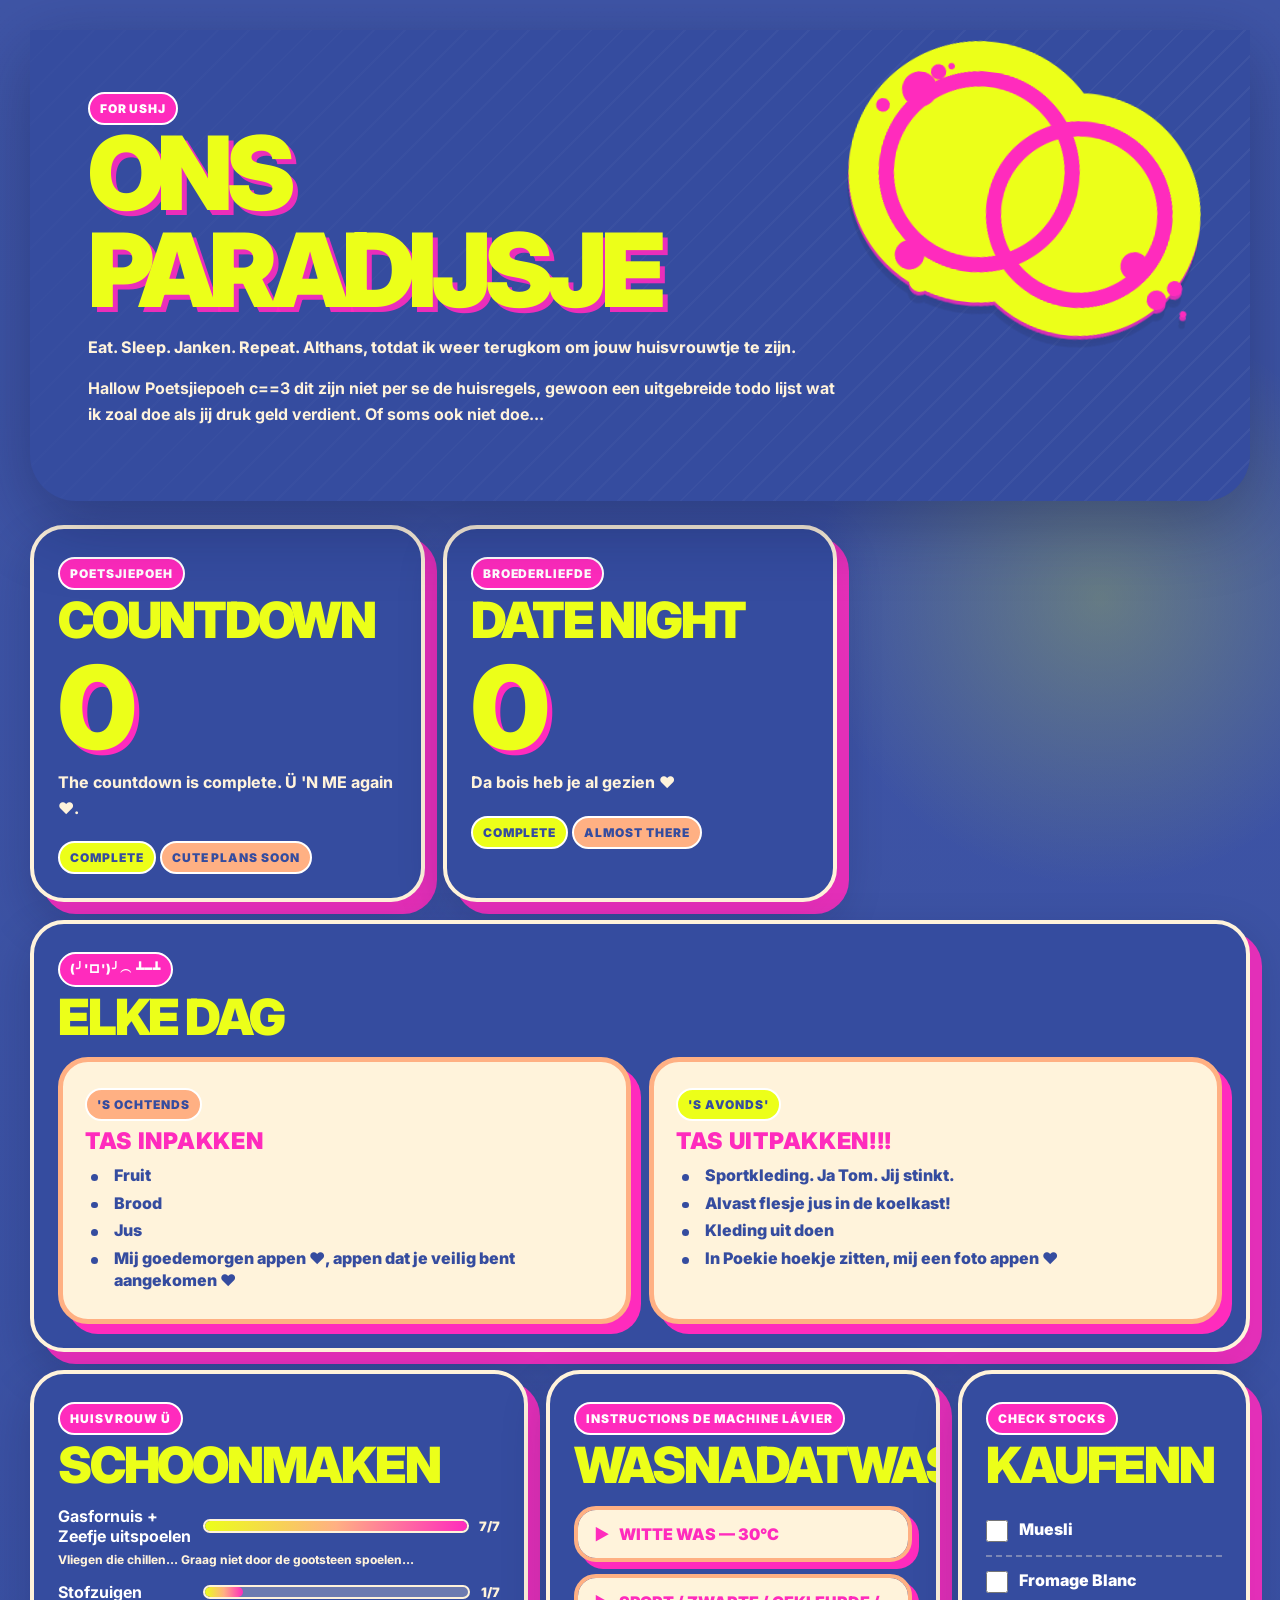
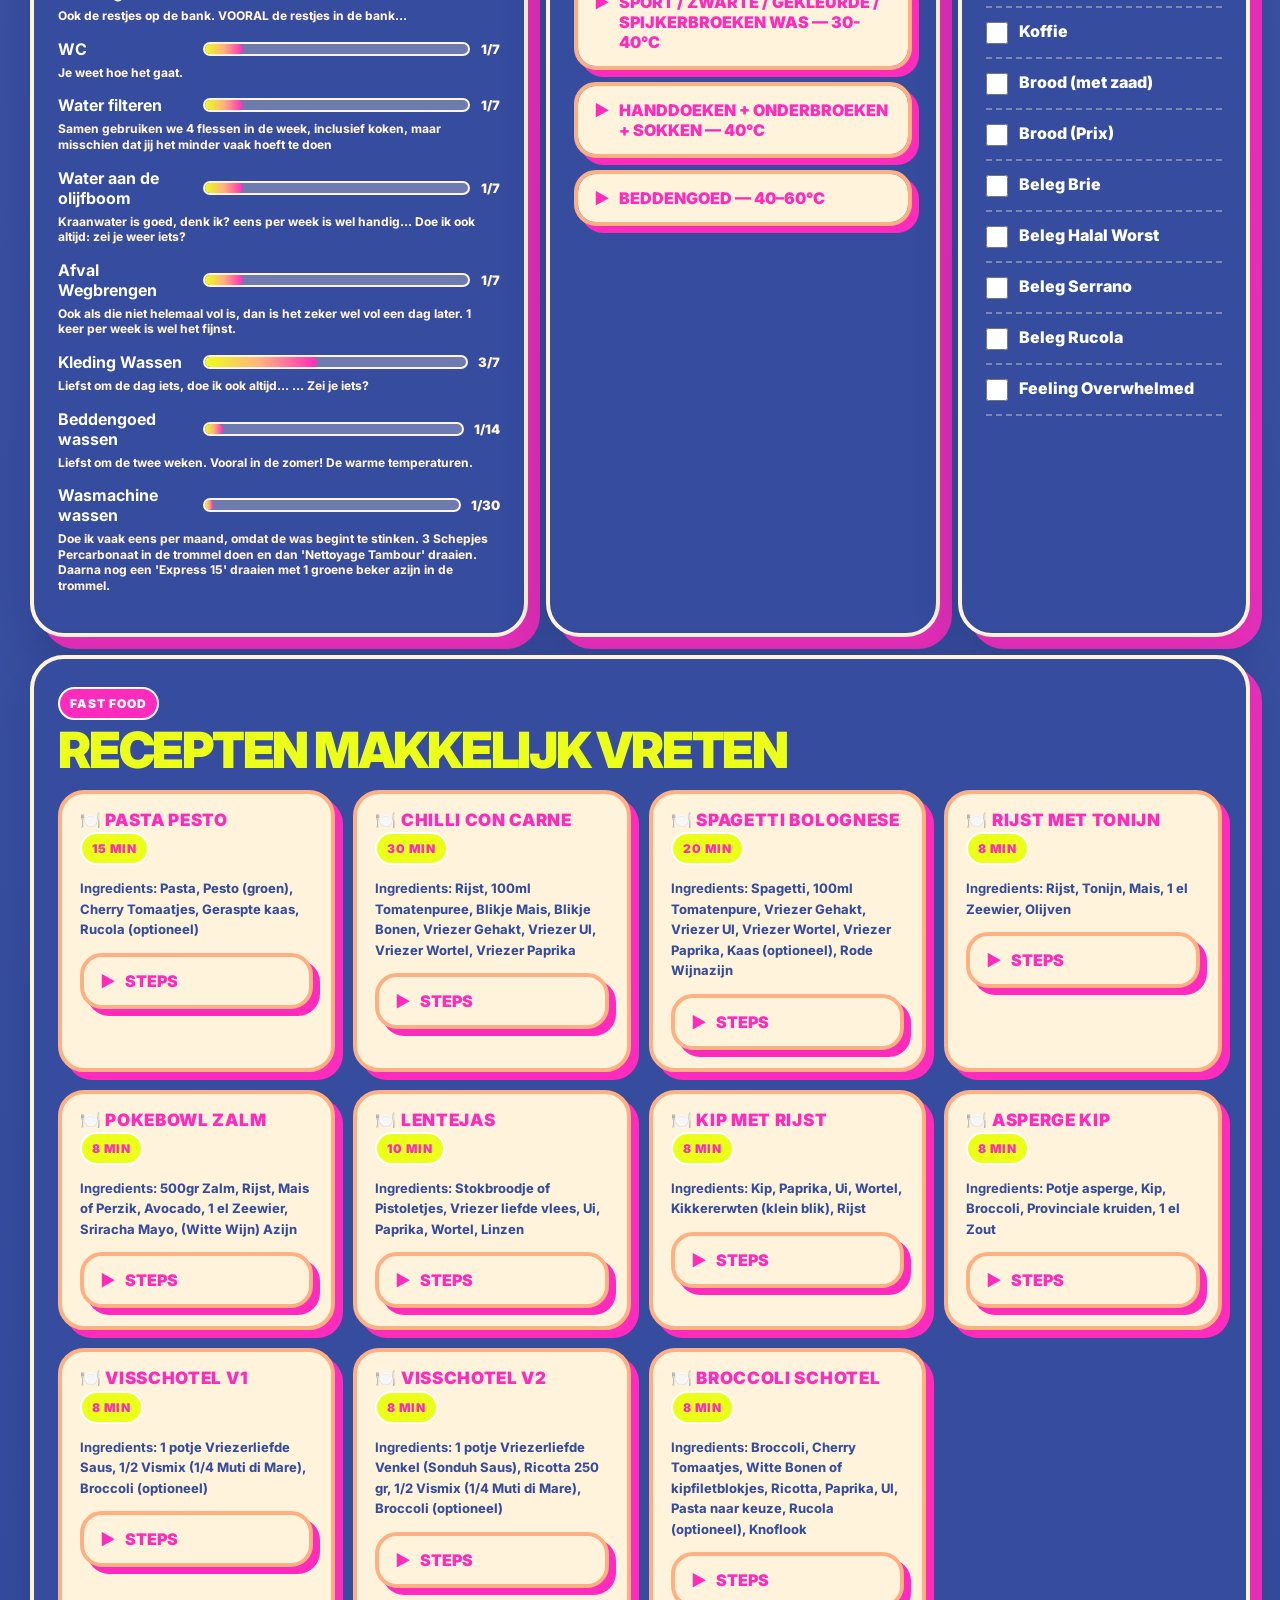
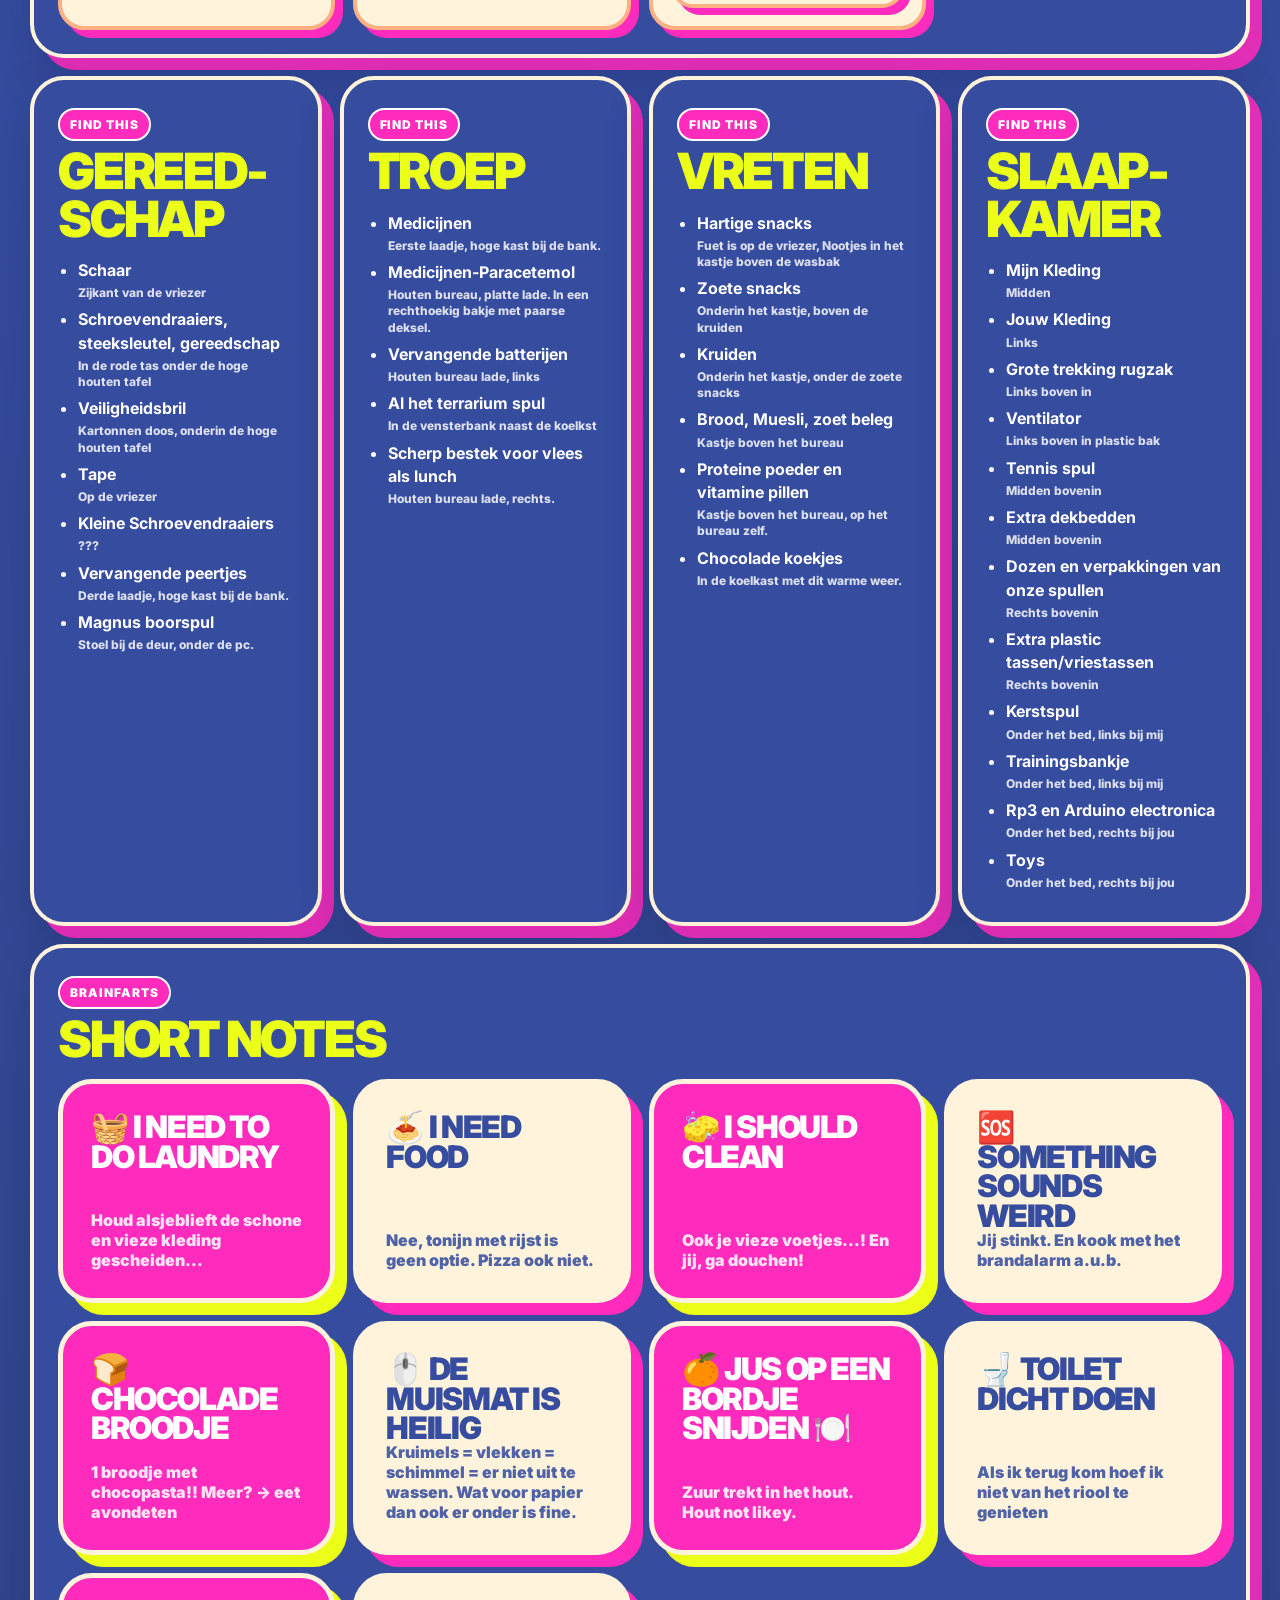
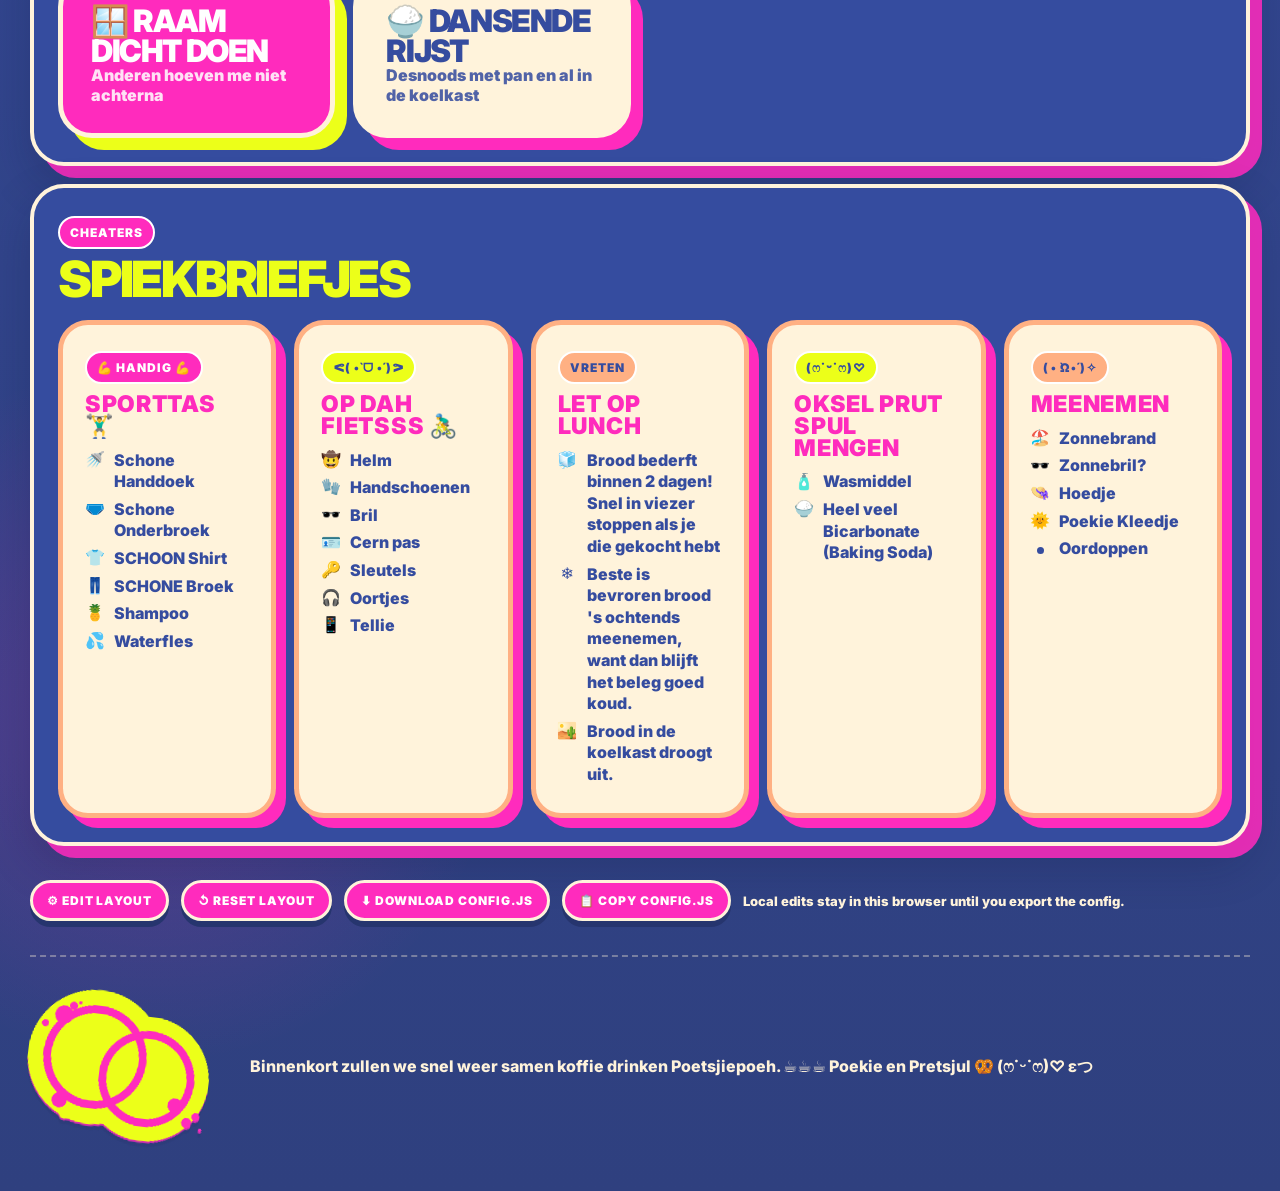
<file: index.html>
<!doctype html>
<html lang="en">
<head>
  <meta charset="utf-8">
  <meta name="viewport" content="width=device-width, initial-scale=1">
  <title></title>
  <link rel="icon" type="image/svg+xml" href="assets/favicon.svg">
  <link rel="stylesheet" href="assets/styles.css">
</head>
<body>
  <main class="page">
    <section class="hero" id="hero">
      <span class="tag blue" id="heroLabel"></span>
      <h1 id="siteTitle"></h1>
      <p id="siteSubtitle"></p>
      <p><strong id="siteGreeting"></strong></p>
      <p class="small" id="siteHelper"></p>
    </section>

    <section class="grid" id="dashboard" aria-live="polite"></section>

    <section class="toolbar bottom-toolbar" id="toolbar" aria-label="Dashboard tools">
      <button id="editorToggle" type="button"></button>
      <button id="resetLayout" type="button"></button>
      <button id="downloadConfig" type="button"></button>
      <button id="copyConfig" type="button"></button>
      <span class="toolbar-note" id="toolbarNote"></span>
    </section>

    <section class="layout-editor bottom-layout-editor" id="layoutEditor" hidden>
      <div class="editor-panel">
        <h2 id="editorTitle"></h2>
        <p id="editorDescription"></p>
        <div id="frameList" class="frame-list"></div>
        <div class="add-row">
          <select id="newFrameType" aria-label="Frame type to add"></select>
          <button id="addFrame" type="button"></button>
        </div>
      </div>
      <div class="editor-panel">
        <h2 id="howTitle"></h2>
        <ol class="clean" id="howList"></ol>
      </div>
    </section>

    <footer class="site-footer" aria-label="Footer">
      <span class="footer-logo" aria-hidden="true"></span>
      <p class="footer-note" id="footerNote"></p>
    </footer>
  </main>

  <template id="cardTemplate"></template>

  <script src="assets/config.js"></script>
  <script src="assets/app.js"></script>
</body>
</html>
</file>
<file: assets/styles.css>
@import url("https://fonts.googleapis.com/css2?family=Inter:wght@400;600;700;800;900&display=swap");

:root{
  --blue:#3f55a6;
  --blue2:#354c9f;
  --blue3:#2f407f;
  --pink:#ff2bbd;
  --lime:#ecff19;
  --cream:#fff3db;
  --peach:#ffb083;
  --white:#fff;
  --shadow:0 22px 70px rgba(13,18,57,.34);
  --font-heading:Inter, ui-sans-serif, system-ui, -apple-system, BlinkMacSystemFont, "Segoe UI", sans-serif;
  --font-display:Inter, ui-sans-serif, system-ui, -apple-system, BlinkMacSystemFont, "Segoe UI", sans-serif;
  --font-body:Inter, ui-sans-serif, system-ui, -apple-system, BlinkMacSystemFont, "Segoe UI", sans-serif;
  font-family:var(--font-body);
}
*{box-sizing:border-box}
body{
  margin:0;
  color:var(--white);
  background:
    radial-gradient(circle at 86% 10%,rgba(236,255,25,.23) 0,transparent 18rem),
    radial-gradient(circle at 12% 92%,rgba(255,43,189,.21) 0,transparent 22rem),
    linear-gradient(180deg,var(--blue) 0%,var(--blue2) 55%,var(--blue3) 100%);
  min-height:100vh;
}
a{color:inherit}
button,select{font:inherit}
.page{padding:30px;max-width:1500px;margin:0 auto}
.hero{
  position:relative;
  overflow:hidden;
  min-height:300px;
  padding:clamp(30px,4.5vw,58px);
  border-radius:0 0 46px 46px;
  background:
    linear-gradient(90deg,rgba(53,76,159,.94),rgba(53,76,159,.72)),
    repeating-linear-gradient(135deg,rgba(255,255,255,.15) 0 2px,transparent 2px 22px),
    #354c9f;
  box-shadow:var(--shadow);
  margin-bottom:24px;
}
.hero:before{
  /* CSS recreation of the overlapping stain/logo.
     Uses the same scaling strategy as the footer logo: the drawing is built on
     a larger internal canvas, then visually scaled down. This keeps the current
     visible size while reducing the risk of hidden square clipping. */
  content:"";
  position:absolute;
  right:22px;
  top:36px;
  width:525px;
  height:430px;
  z-index:0;
  pointer-events:none;
  overflow:visible;
  image-rendering:auto;
  background:
    /* integrated splatters, placed like the reference stain and kept inside the logo canvas */
    radial-gradient(circle at 104px 84px, var(--pink) 0 24px, transparent 25px),
    radial-gradient(circle at 127px 57px, var(--pink) 0 10px, transparent 11px),
    radial-gradient(circle at 144px 47px, var(--pink) 0 4px, transparent 5px),
    radial-gradient(circle at 56px 112px, var(--pink) 0 9px, transparent 10px),
    radial-gradient(circle at 118px 314px, var(--pink) 0 20px, transparent 21px),
    radial-gradient(circle at 137px 348px, var(--lime) 0 15px, transparent 16px),
    radial-gradient(circle at 430px 292px, var(--pink) 0 19px, transparent 20px),
    radial-gradient(circle at 466px 335px, var(--pink) 0 13px, transparent 14px),
    radial-gradient(circle at 489px 316px, var(--pink) 0 10px, transparent 11px),
    radial-gradient(circle at 505px 350px, var(--pink) 0 4px, transparent 5px),
    radial-gradient(circle at 454px 327px, var(--lime) 0 8px, transparent 9px),

    /* pink rings, drawn on top so both circles visibly overlap */
    radial-gradient(circle at 200px 188px,
      transparent 0 118px,
      var(--pink) 119px 139px,
      transparent 140px),
    radial-gradient(circle at 345px 230px,
      transparent 0 108px,
      var(--pink) 109px 129px,
      transparent 130px),

    /* yellow outer borders aligned to the same circle centers */
    radial-gradient(circle at 200px 188px,
      transparent 0 139px,
      var(--lime) 140px 181px,
      transparent 182px),
    radial-gradient(circle at 345px 230px,
      transparent 0 129px,
      var(--lime) 130px 168px,
      transparent 169px),

    /* yellow fills underneath the pink rings */
    radial-gradient(circle at 200px 188px,
      var(--lime) 0 120px,
      transparent 121px),
    radial-gradient(circle at 345px 230px,
      var(--lime) 0 110px,
      transparent 111px),

    /* tiny soft yellow bridge so the overlap reads as one stain */
    radial-gradient(ellipse at 278px 218px,
      var(--lime) 0 65px,
      transparent 68px);
  filter:
    drop-shadow(0 5px 0 rgba(255,43,189,.82))
    drop-shadow(0 11px 0 rgba(38,53,110,.32));
  transform:scale(.72) rotate(7deg);
  transform-origin:top right;
}
.hero:after{content:none;display:none;}
.hero>*{position:relative;z-index:1;max-width:760px}
h1,h2,h3,h4{margin:0;line-height:.95;text-transform:uppercase;font-family:var(--font-heading);font-weight:950}
h1{font-size:clamp(52px,8vw,112px);letter-spacing:-.065em;color:var(--lime);text-shadow:5px 5px 0 rgba(255,43,189,.9)}
h2{font-size:clamp(30px,3.9vw,58px);letter-spacing:-.045em;color:var(--lime)}
h3{font-size:23px;letter-spacing:.03em;color:var(--lime)}
h4{font-size:17px;letter-spacing:.04em;color:var(--pink)}
p{color:var(--cream);line-height:1.58;font-weight:750}.small{font-size:13px}.tinyline{font-size:12px;margin:.2rem 0 1rem}code{background:rgba(236,255,25,.18);padding:.12rem .32rem;border-radius:.4rem;color:var(--lime)}
.toolbar{
  display:flex;
  gap:12px;
  align-items:center;
  flex-wrap:wrap;
  margin:0 0 22px;
}
.toolbar button,.add-row button,.frame-actions button,.frame-width{
  border:3px solid var(--cream);
  border-radius:999px;
  background:var(--pink);
  color:white;
  padding:10px 14px;
  font-weight:950;
  text-transform:uppercase;
  letter-spacing:.08em;
  font-size:12px;
  box-shadow:0 6px 0 #26356e;
  cursor:pointer;
}
.toolbar button:hover,.add-row button:hover,.frame-actions button:hover{transform:translateY(-1px)}
.toolbar-note{color:var(--cream);font-weight:850;font-size:13px}.layout-editor{
  display:grid;
  grid-template-columns:1.5fr 1fr;
  gap:18px;
  margin-bottom:24px;
}
.editor-panel{
  background:#2e3f84;
  border:4px solid var(--cream);
  border-radius:34px;
  padding:22px;
  box-shadow:12px 12px 0 rgba(255,43,189,.86);
}
.frame-list{display:grid;gap:10px;margin-top:14px}.frame-row{
  display:grid;
  grid-template-columns:1fr auto;
  gap:10px;
  align-items:center;
  background:var(--cream);
  color:#354c9f;
  border:4px solid var(--peach);
  border-radius:24px;
  padding:12px;
  box-shadow:7px 7px 0 rgba(236,255,25,.7);
}.frame-row h4{color:var(--pink);margin-bottom:4px}.frame-row p{color:#354c9f;margin:.1rem 0}.frame-actions{display:flex;gap:7px;flex-wrap:wrap;justify-content:flex-end}.frame-actions button{padding:8px 10px;font-size:11px;box-shadow:0 4px 0 #354c9f}.frame-actions button.danger{background:#ff6b6b}.frame-width{background:#354c9f;color:var(--lime);box-shadow:none;padding:7px 10px}.add-row{display:flex;gap:10px;margin-top:16px;flex-wrap:wrap}.add-row select{min-width:240px;border:4px solid var(--peach);border-radius:18px;padding:10px;background:var(--cream);color:#354c9f;font-weight:900}
.grid{display:grid;grid-template-columns:repeat(12,minmax(0,1fr));gap:18px}.span-3{grid-column:span 3}.span-4{grid-column:span 4}.span-5{grid-column:span 5}.span-6{grid-column:span 6}.span-7{grid-column:span 7}.span-8{grid-column:span 8}.span-12{grid-column:span 12}
.card{
  background:#354c9f;
  border:4px solid var(--cream);
  border-radius:34px;
  padding:24px;
  box-shadow:12px 12px 0 rgba(255,43,189,.86),0 18px 45px rgba(13,18,57,.22);
  min-height:100%;
}
.frame-card-head{display:flex;justify-content:space-between;align-items:start;gap:12px;margin-bottom:16px}.frame-handle{display:none!important}.plain-card{background:var(--cream);color:#354c9f;border:4px solid var(--peach);border-radius:26px;padding:18px;box-shadow:8px 8px 0 var(--pink)}.plain-card p,.plain-card li,.plain-card .small{color:#354c9f}.tag{display:inline-flex;align-items:center;gap:5px;padding:7px 10px;border-radius:999px;background:var(--lime);color:var(--pink);font-size:12px;font-weight:950;margin:4px 4px 0 0;text-transform:uppercase;letter-spacing:.08em;border:2px solid white}.tag.ok{background:var(--lime);color:#354c9f}.tag.warn{background:var(--peach);color:#354c9f}.tag.blue{background:var(--pink);color:white}.check label{display:flex;gap:11px;align-items:flex-start;padding:13px 0;border-bottom:2px dashed rgba(255,243,219,.35);color:white;font-weight:850}.check label span{transition:text-decoration-color .18s ease,opacity .18s ease}.check label.is-done span,.check label:has(input[type=checkbox]:checked) span{text-decoration:line-through;text-decoration-thickness:3px;text-decoration-color:currentColor;opacity:.62}input[type=checkbox]{width:22px;height:22px;min-width:22px;max-width:22px;min-height:22px;max-height:22px;flex:0 0 22px;aspect-ratio:1/1;box-sizing:border-box;accent-color:var(--lime);margin:1px 0 0 0}details{background:var(--cream);color:#354c9f;border:4px solid var(--peach);border-radius:22px;padding:14px 16px;margin-top:12px;box-shadow:7px 7px 0 var(--pink);overflow:hidden;background-clip:padding-box}details p,details li{color:#354c9f}summary{cursor:pointer;font-weight:950;color:var(--pink);text-transform:uppercase;list-style:none;display:flex;align-items:flex-start;gap:.55rem;outline:none;-webkit-tap-highlight-color:transparent}summary::-webkit-details-marker{display:none}summary::marker{content:""}summary:before{content:"▶";flex:0 0 auto;color:var(--pink);display:inline-block;transition:transform .18s ease;transform-origin:center}details[open] summary:before{transform:rotate(90deg)}summary:focus-visible{outline:3px solid rgba(255,43,189,.55);outline-offset:4px;border-radius:12px}.score-row{display:grid;grid-template-columns:135px 1fr auto;gap:10px;align-items:center;margin:13px 0}.bar{height:14px;border-radius:999px;background:rgba(255,243,219,.28);overflow:hidden;border:2px solid var(--cream)}.bar span{display:block;height:100%;border-radius:inherit;background:linear-gradient(90deg,var(--lime),var(--peach),var(--pink))}.big-number{font-family:var(--font-display);font-size:82px;font-weight:950;letter-spacing:-.08em;color:var(--lime);text-shadow:5px 5px 0 var(--pink)}.countdown-card .big-number{font-size:clamp(76px,9vw,132px);line-height:.82;margin:.12em 0 .05em}.countdown-date{display:block;color:var(--cream);font-weight:950;text-transform:uppercase;letter-spacing:.09em;margin-top:.35rem}ul.clean,ol.clean{margin:12px 0 0;padding-left:20px}li{margin:7px 0;line-height:1.45}.mini-grid{display:grid;grid-template-columns:repeat(auto-fit,minmax(220px,1fr));gap:18px}
/* Recipe cards: keep the maximum number of recipes per row at four.
   The generic .mini-grid can still be used by other modules without this cap. */
.recipe-grid{
  grid-template-columns:repeat(auto-fit,minmax(max(220px,calc((100% - 54px) / 4)),1fr));
}
.board{display:grid;grid-template-columns:repeat(3,1fr);gap:18px}.column{background:#2e3f84;border:4px solid var(--cream);border-radius:30px;padding:16px;min-height:280px;box-shadow:10px 10px 0 var(--pink)}.task-card{background:var(--cream);color:#354c9f;border:3px solid var(--peach);border-radius:22px;padding:14px;margin-top:12px;box-shadow:7px 7px 0 rgba(236,255,25,.7)}.task-card strong{color:#354c9f}.time-block{display:grid;grid-template-columns:120px 1fr;gap:18px;align-items:start;margin-top:16px}.time-pill{background:var(--lime);color:var(--pink);padding:13px 14px;border-radius:999px;text-align:center;font-weight:950;text-transform:uppercase;box-shadow:0 7px 0 var(--pink)}.room-grid{display:grid;grid-template-columns:repeat(2,minmax(0,1fr));gap:18px}.room-tile{min-height:230px;background:var(--cream);color:#354c9f;border:5px solid var(--peach);border-radius:36px;padding:24px;display:flex;flex-direction:column;justify-content:space-between;box-shadow:13px 13px 0 var(--pink)}.room-tile h2{color:var(--pink);text-shadow:none}.room-tile li,.room-tile label{color:#354c9f;font-weight:850}.footer-note{margin:34px 0 8px;border-top:2px dashed rgba(255,243,219,.35);padding-top:16px;color:var(--cream);font-weight:800}
[hidden]{display:none!important}

/* Hero logo overlap-safe mode.
   There are two steps: a soft protection zone when the logo is near the title,
   and a stronger dim/scale once overlap becomes likely. */
@media(max-width:1240px){
  .hero:before{
    right:10px;
    top:40px;
    opacity:.66;
    transform:scale(.64) rotate(7deg);
    transform-origin:top right;
  }
}
@media(max-width:1160px){
  .hero:before{
    right:10px;
    top:40px;
    opacity:.56;
    transform:scale(.58) rotate(7deg);
    transform-origin:top right;
  }
}

@media(max-width:1050px){.grid{grid-template-columns:1fr}.span-3,.span-4,.span-5,.span-6,.span-7,.span-8,.span-12{grid-column:span 1}.board,.layout-editor{grid-template-columns:1fr}.hero:before{width:525px;height:430px;right:4px;top:42px;opacity:.48;transform:scale(.49) rotate(7deg);transform-origin:top right}.hero:after{width:25px;height:25px;right:32px;top:174px;transform:scale(.49) rotate(7deg);transform-origin:top right;opacity:.48}.score-row{grid-template-columns:1fr}}
@media(max-width:650px){.page{padding:18px}.room-grid,.time-block{grid-template-columns:1fr}.hero{border-radius:0 0 34px 34px}.hero:before,.hero:after{display:none}h1{font-size:56px}.card{border-radius:28px}.frame-row{grid-template-columns:1fr}.frame-actions{justify-content:flex-start}}


/* Optional per-frame title clipping.
   Use titleMode: "clip" in config.js for very long display titles that should
   stay on one line and be cut at the card edge instead of overlapping neighbours. */
.title-clip{
  overflow:hidden;
}
.title-clip .frame-card-head h2{
  white-space:nowrap;
}


/* Quick action category frame */
.frame-tags{display:flex;gap:7px;flex-wrap:wrap;margin-bottom:7px}.category-tag{background:var(--lime);color:#354c9f}.launcher{display:grid;grid-template-columns:repeat(auto-fit,minmax(max(240px,calc((100% - 54px) / 4)),1fr));gap:18px}.launch-card{border:5px solid var(--cream);background:var(--pink);border-radius:34px;padding:28px;min-height:165px;display:flex;flex-direction:column;justify-content:space-between;color:white;box-shadow:12px 12px 0 var(--lime);text-align:left;text-decoration:none;transition:transform .16s ease, box-shadow .16s ease;cursor:default;user-select:text}.launch-card:nth-child(even){background:var(--cream);color:#354c9f;box-shadow:12px 12px 0 var(--pink)}.launch-card:hover{transform:translateY(-2px)}.note-card:hover{transform:none}.launch-card strong{font-family:var(--font-display);font-weight:950;font-size:31px;letter-spacing:-.045em;text-transform:uppercase;line-height:.95}.launch-card span{font-weight:900;opacity:.86;color:inherit}@media(max-width:650px){.launcher{grid-template-columns:1fr}.launch-card strong{font-size:25px}}

/* Ops-board procedure and decision-matrix frames */
.procedure{counter-reset:step;display:grid;gap:7px;margin:0;padding:0}.procedure li{list-style:none;position:relative;padding-left:39px;min-height:30px;margin:3px 0;color:var(--cream);font-weight:850;line-height:1.32}.procedure li:before{counter-increment:step;content:counter(step);position:absolute;left:0;top:-1px;width:28px;height:28px;border-radius:999px;background:var(--lime);color:var(--pink);display:grid;place-items:center;font-size:12px;font-weight:950;box-shadow:0 4px 0 var(--pink);border:2px solid var(--cream)}.matrix{display:grid;grid-template-columns:repeat(auto-fit,minmax(min(210px,100%),1fr));gap:18px}.decision-matrix-note{margin:0 0 16px;color:var(--cream);font-weight:850}.matrix-card{background:var(--cream);color:#354c9f;border:5px solid var(--peach);border-radius:30px;padding:22px;box-shadow:10px 10px 0 var(--pink);min-height:220px}.matrix-card h3{color:var(--pink);text-shadow:none;margin-top:10px}.matrix-card li{color:#354c9f;font-weight:850}@media(max-width:650px){.matrix{grid-template-columns:1fr}.procedure li{padding-left:37px}}

.red-flag-note{margin:0 0 12px;color:var(--cream);font-weight:850}
.red-flag-list strong{display:block;color:inherit}
.red-flag-detail{display:block;margin-top:3px;font-size:12px;font-weight:800;opacity:.82;line-height:1.35}

/* Footer logo: visible on every screen.
   It now uses the same 525 x 430 logo canvas and gradient geometry as the hero logo.
   The outer .footer-logo is only a safe layout box; the actual drawing happens in
   pseudo-elements and is scaled visually, preventing bottom/top clipping. */
.site-footer{
  display:flex;
  align-items:center;
  gap:22px;
  margin:34px 0 8px;
  border-top:2px dashed rgba(255,243,219,.35);
  padding-top:22px;
  overflow:visible;
}
.site-footer .footer-note{
  margin:0;
  border-top:0;
  padding-top:0;
  flex:1;
}
.footer-logo{
  --footer-logo-scale:.37;
  display:block;
  position:relative;
  flex:0 0 198px;
  width:198px;
  height:174px;
  margin-left:0;
  overflow:visible;
  pointer-events:none;
}
.footer-logo:before{
  content:"";
  position:absolute;
  left:0;
  top:0;
  width:525px;
  height:430px;
  z-index:0;
  pointer-events:none;
  overflow:visible;
  image-rendering:auto;
  background:
    /* integrated splatters, placed like the reference stain and kept inside the logo canvas */
    radial-gradient(circle at 104px 84px, var(--pink) 0 24px, transparent 25px),
    radial-gradient(circle at 127px 57px, var(--pink) 0 10px, transparent 11px),
    radial-gradient(circle at 144px 47px, var(--pink) 0 4px, transparent 5px),
    radial-gradient(circle at 56px 112px, var(--pink) 0 9px, transparent 10px),
    radial-gradient(circle at 118px 314px, var(--pink) 0 20px, transparent 21px),
    radial-gradient(circle at 137px 348px, var(--lime) 0 15px, transparent 16px),
    radial-gradient(circle at 430px 292px, var(--pink) 0 19px, transparent 20px),
    radial-gradient(circle at 466px 335px, var(--pink) 0 13px, transparent 14px),
    radial-gradient(circle at 489px 316px, var(--pink) 0 10px, transparent 11px),
    radial-gradient(circle at 505px 350px, var(--pink) 0 4px, transparent 5px),
    radial-gradient(circle at 454px 327px, var(--lime) 0 8px, transparent 9px),

    /* pink rings, drawn on top so both circles visibly overlap */
    radial-gradient(circle at 200px 188px,
      transparent 0 118px,
      var(--pink) 119px 139px,
      transparent 140px),
    radial-gradient(circle at 345px 230px,
      transparent 0 108px,
      var(--pink) 109px 129px,
      transparent 130px),

    /* yellow outer borders aligned to the same circle centers */
    radial-gradient(circle at 200px 188px,
      transparent 0 139px,
      var(--lime) 140px 181px,
      transparent 182px),
    radial-gradient(circle at 345px 230px,
      transparent 0 129px,
      var(--lime) 130px 168px,
      transparent 169px),

    /* yellow fills underneath the pink rings */
    radial-gradient(circle at 200px 188px,
      var(--lime) 0 120px,
      transparent 121px),
    radial-gradient(circle at 345px 230px,
      var(--lime) 0 110px,
      transparent 111px),

    /* tiny soft yellow bridge so the overlap reads as one stain */
    radial-gradient(ellipse at 278px 218px,
      var(--lime) 0 65px,
      transparent 68px);
  filter:
    drop-shadow(0 5px 0 rgba(255,43,189,.82))
    drop-shadow(0 11px 0 rgba(38,53,110,.32));
  transform:scale(var(--footer-logo-scale)) rotate(7deg);
  transform-origin:top left;
}
.footer-logo:after{content:none;display:none;}
@media(max-width:650px){
  .site-footer{
    gap:16px;
    align-items:center;
  }
  .footer-logo{
    --footer-logo-scale:.30;
    flex-basis:158px;
    width:158px;
    height:142px;
    margin-right:-18px;
  }
}
@media(max-width:420px){
  .site-footer{
    gap:10px;
    align-items:center;
  }
  .footer-logo{
    --footer-logo-scale:.25;
    flex-basis:132px;
    width:132px;
    height:114px;
    margin-right:-18px;
  }
}


/* Bottom configuration area */
.bottom-toolbar{
  margin:34px 0 22px;
}
.bottom-layout-editor{
  margin-bottom:28px;
}

/* Laundry cards: optional multi-line avoid lists.
   If avoid/avoids is empty or missing, the Avoid row is not rendered. */
.laundry-avoid p{
  margin-bottom:4px;
}
.laundry-avoid ul.clean{
  margin-top:4px;
}


/* Decision-matrix item markers.
   Normal dot bullets and emoji markers use the same marker column, so the
   text starts at the same position and the marker is vertically centered. */
.matrix-list{
  list-style:none;
  padding-left:0;
  margin-left:-32px;
}
.matrix-list li{
  list-style:none;
  display:grid;
  grid-template-columns:1.45em minmax(0,1fr);
  column-gap:.48em;
  align-items:center;
  margin:6px 0;
  line-height:1.35;
}
.matrix-list li:not(.matrix-item-has-emoji)::before{
  content:"";
  width:.42em;
  height:.42em;
  border-radius:999px;
  background:currentColor;
  justify-self:center;
  align-self:center;
}
.matrix-list li.matrix-item-has-emoji{
  margin-left:0;
}
.matrix-item-emoji{
  width:1.45em;
  min-width:1.45em;
  display:inline-grid;
  place-items:center;
  align-self:center;
  line-height:1;
  text-align:center;
}
.matrix-item-content{
  min-width:0;
}
.matrix-item-text{
  display:inline;
}
.matrix-item-detail{
  display:block;
  margin-top:2px;
  font-size:12px;
  font-weight:800;
  line-height:1.35;
  opacity:.82;
}


/* Decision matrix wall-indent tuning.
   This moves the whole marker+text grid left/right inside the card.
   More negative = closer to the left card wall.
   It does NOT change marker-to-text spacing. */
:root{
  --matrix-list-wall-shift:-32px;
}
.matrix-list{
  margin-left:var(--matrix-list-wall-shift);
}


/* Decision matrix list padding reset.
   Removes the remaining browser/generic ul.clean left padding so the complete
   marker+text grid starts closer to the left wall of the matrix card. */
.matrix-card ul.clean.matrix-list,
.matrix-card .matrix-list{
  padding-left:30px !important;
  margin-left:var(--matrix-list-wall-shift, -30px) !important;
}
.matrix-card .matrix-list li{
  padding-left:30 !important;
}


/* Consistency/frequency values.
   Consistency cards can now show fractions such as 1/7, 1/14, or 1/30 instead
   of only percentages. */
.consistency-value{
  min-width:1.5em;
  text-align:right;
  font-weight:950;
  color:var(--cream);
}

.score-row.consistency-row{
  margin-bottom:6px;
}

.score-row.consistency-row + .tinyline{
  margin-top:1;
  margin-bottom:15px;
  line-height:1.3;
}



/* Laundry custom note labels.
   Use `avoidLabel`, `noteLabel`, or `label` in config.js to change "Avoid:" into
   "Handy:", "Tip:", "Remember:", etc. Empty notes are not rendered. */
.laundry-note p,
.laundry-avoid p{
  margin-bottom:4px;
}
.laundry-note ul.clean,
.laundry-avoid ul.clean{
  margin-top:4px;
}


/* Consistency mobile layout.
   The global mobile rule stacks .score-row into one column, but for consistency
   cards the fraction/percentage should remain next to the colored bar.
   On narrower screens the title gets its own line, while the bar remains flexible
   and the fraction stays inline to its right. */
@media(max-width:1050px){
  .score-row.consistency-row{
    grid-template-columns:minmax(0,1fr) auto;
    gap:3px 8px;
    align-items:center;
      margin-bottom: 3px;
  }
  .score-row.consistency-row strong{
    grid-column:1 / -1;
  }
  .score-row.consistency-row .bar{
    grid-column:1;
  }
  .score-row.consistency-row .consistency-value{
    grid-column:2;
    white-space:nowrap;
  }
}

.matrix-list li {
  align-items: start;
}

.matrix-list li:not(.matrix-item-has-emoji)::before {
  align-self: start;
  margin-top: .55em;
}

.matrix-item-emoji {
  align-self: start;
  padding-top: .08em;
}
</file>
